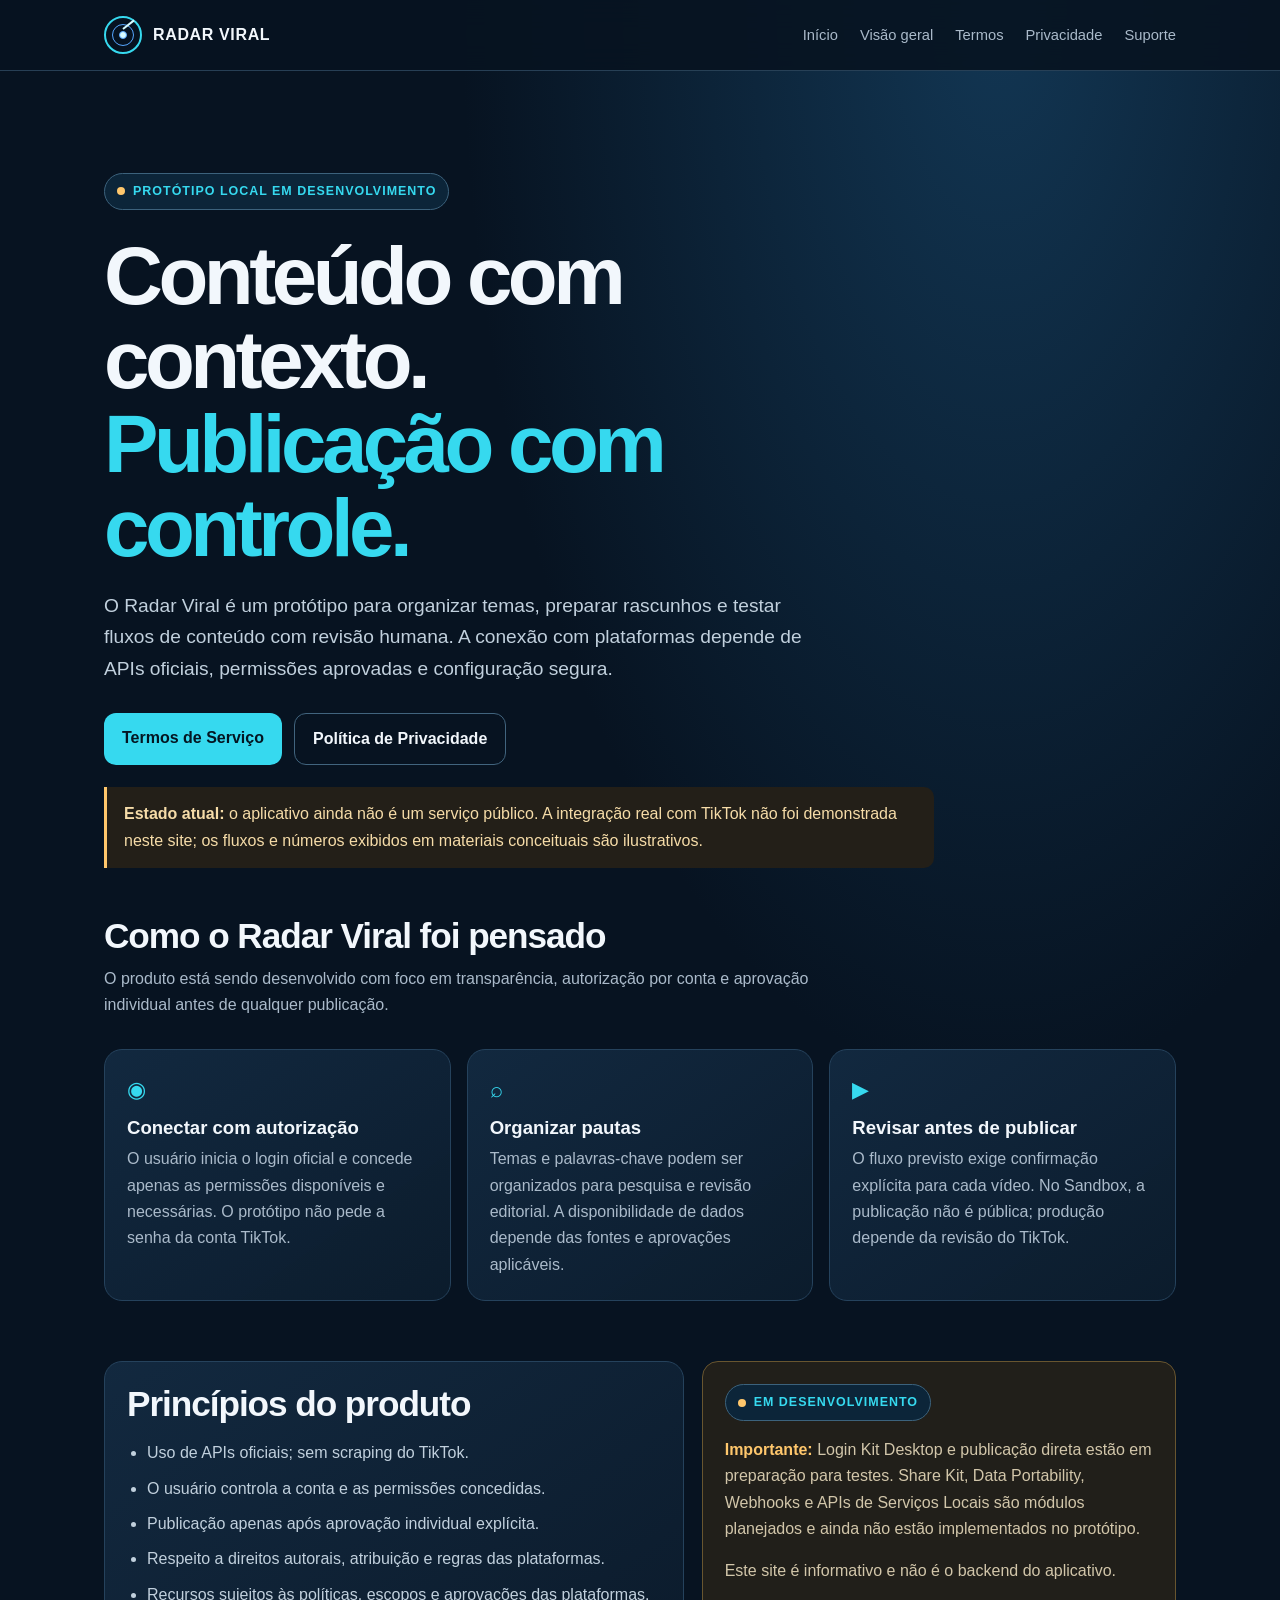
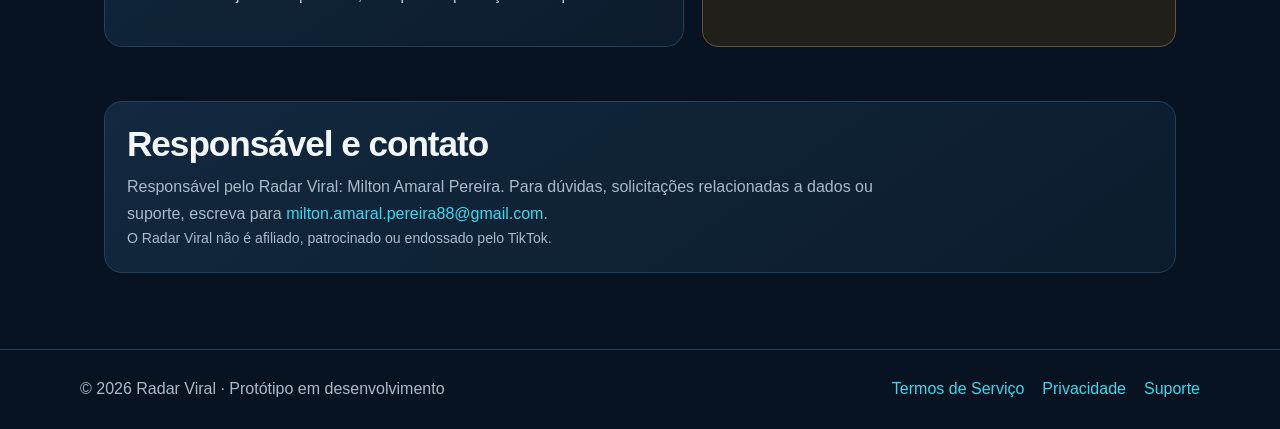
<file: index.html>
<!doctype html>
<html lang="pt-BR">
<head>
<meta charset="utf-8">
<meta name="viewport" content="width=device-width, initial-scale=1">
<meta name="description" content="Informações oficiais sobre o Radar Viral, um protótipo local para pesquisa editorial e organização de conteúdo.">
<title>Radar Viral — informação oficial</title>
<link rel="stylesheet" href="./style.css">
</head>
<body>
<header><nav class="nav" aria-label="Navegação principal">
<a class="brand" href="./index.html"><span class="mark" aria-hidden="true"><i></i></span><span>RADAR VIRAL</span></a>
<div class="navlinks"><a href="./index.html">Início</a><a href="#funcionalidades">Visão geral</a><a href="./terms.html">Termos</a><a href="./privacy.html">Privacidade</a><a href="./support.html">Suporte</a></div>
</nav></header>
<main>
<section class="hero">
<span class="eyebrow"><span class="dot"></span> Protótipo local em desenvolvimento</span>
<h1>Conteúdo com contexto.<br><span>Publicação com controle.</span></h1>
<p class="lead">O Radar Viral é um protótipo para organizar temas, preparar rascunhos e testar fluxos de conteúdo com revisão humana. A conexão com plataformas depende de APIs oficiais, permissões aprovadas e configuração segura.</p>
<div class="actions"><a class="button" href="./terms.html">Termos de Serviço</a><a class="button secondary" href="./privacy.html">Política de Privacidade</a></div>
<p class="notice"><strong>Estado atual:</strong> o aplicativo ainda não é um serviço público. A integração real com TikTok não foi demonstrada neste site; os fluxos e números exibidos em materiais conceituais são ilustrativos.</p>
</section>
<section id="funcionalidades">
<h2 class="section-title">Como o Radar Viral foi pensado</h2>
<p class="section-lead">O produto está sendo desenvolvido com foco em transparência, autorização por conta e aprovação individual antes de qualquer publicação.</p>
<div class="grid">
<article class="card"><span class="icon">◉</span><h3>Conectar com autorização</h3><p>O usuário inicia o login oficial e concede apenas as permissões disponíveis e necessárias. O protótipo não pede a senha da conta TikTok.</p></article>
<article class="card"><span class="icon">⌕</span><h3>Organizar pautas</h3><p>Temas e palavras-chave podem ser organizados para pesquisa e revisão editorial. A disponibilidade de dados depende das fontes e aprovações aplicáveis.</p></article>
<article class="card"><span class="icon">▶</span><h3>Revisar antes de publicar</h3><p>O fluxo previsto exige confirmação explícita para cada vídeo. No Sandbox, a publicação não é pública; produção depende da revisão do TikTok.</p></article>
</div>
</section>
<section class="two">
<div class="card">
<h2 class="section-title">Princípios do produto</h2>
<ul class="list"><li>Uso de APIs oficiais; sem scraping do TikTok.</li><li>O usuário controla a conta e as permissões concedidas.</li><li>Publicação apenas após aprovação individual explícita.</li><li>Respeito a direitos autorais, atribuição e regras das plataformas.</li><li>Recursos sujeitos às políticas, escopos e aprovações das plataformas.</li></ul>
</div>
<aside class="status"><span class="pill"><span class="dot"></span> Em desenvolvimento</span><p><strong>Importante:</strong> Login Kit Desktop e publicação direta estão em preparação para testes. Share Kit, Data Portability, Webhooks e APIs de Serviços Locais são módulos planejados e ainda não estão implementados no protótipo.</p><p>Este site é informativo e não é o backend do aplicativo.</p></aside>
</section>
<section class="card">
<h2 class="section-title">Responsável e contato</h2>
<p class="section-lead">Responsável pelo Radar Viral: Milton Amaral Pereira. Para dúvidas, solicitações relacionadas a dados ou suporte, escreva para <a href="mailto:milton.amaral.pereira88@gmail.com">milton.amaral.pereira88@gmail.com</a>.</p>
<p class="small">O Radar Viral não é afiliado, patrocinado ou endossado pelo TikTok.</p>
</section>
</main>
<footer><div class="foot"><span>© 2026 Radar Viral · Protótipo em desenvolvimento</span><div class="footlinks"><a href="./terms.html">Termos de Serviço</a><a href="./privacy.html">Privacidade</a><a href="./support.html">Suporte</a></div></div></footer>
</body>
</html>
</file>
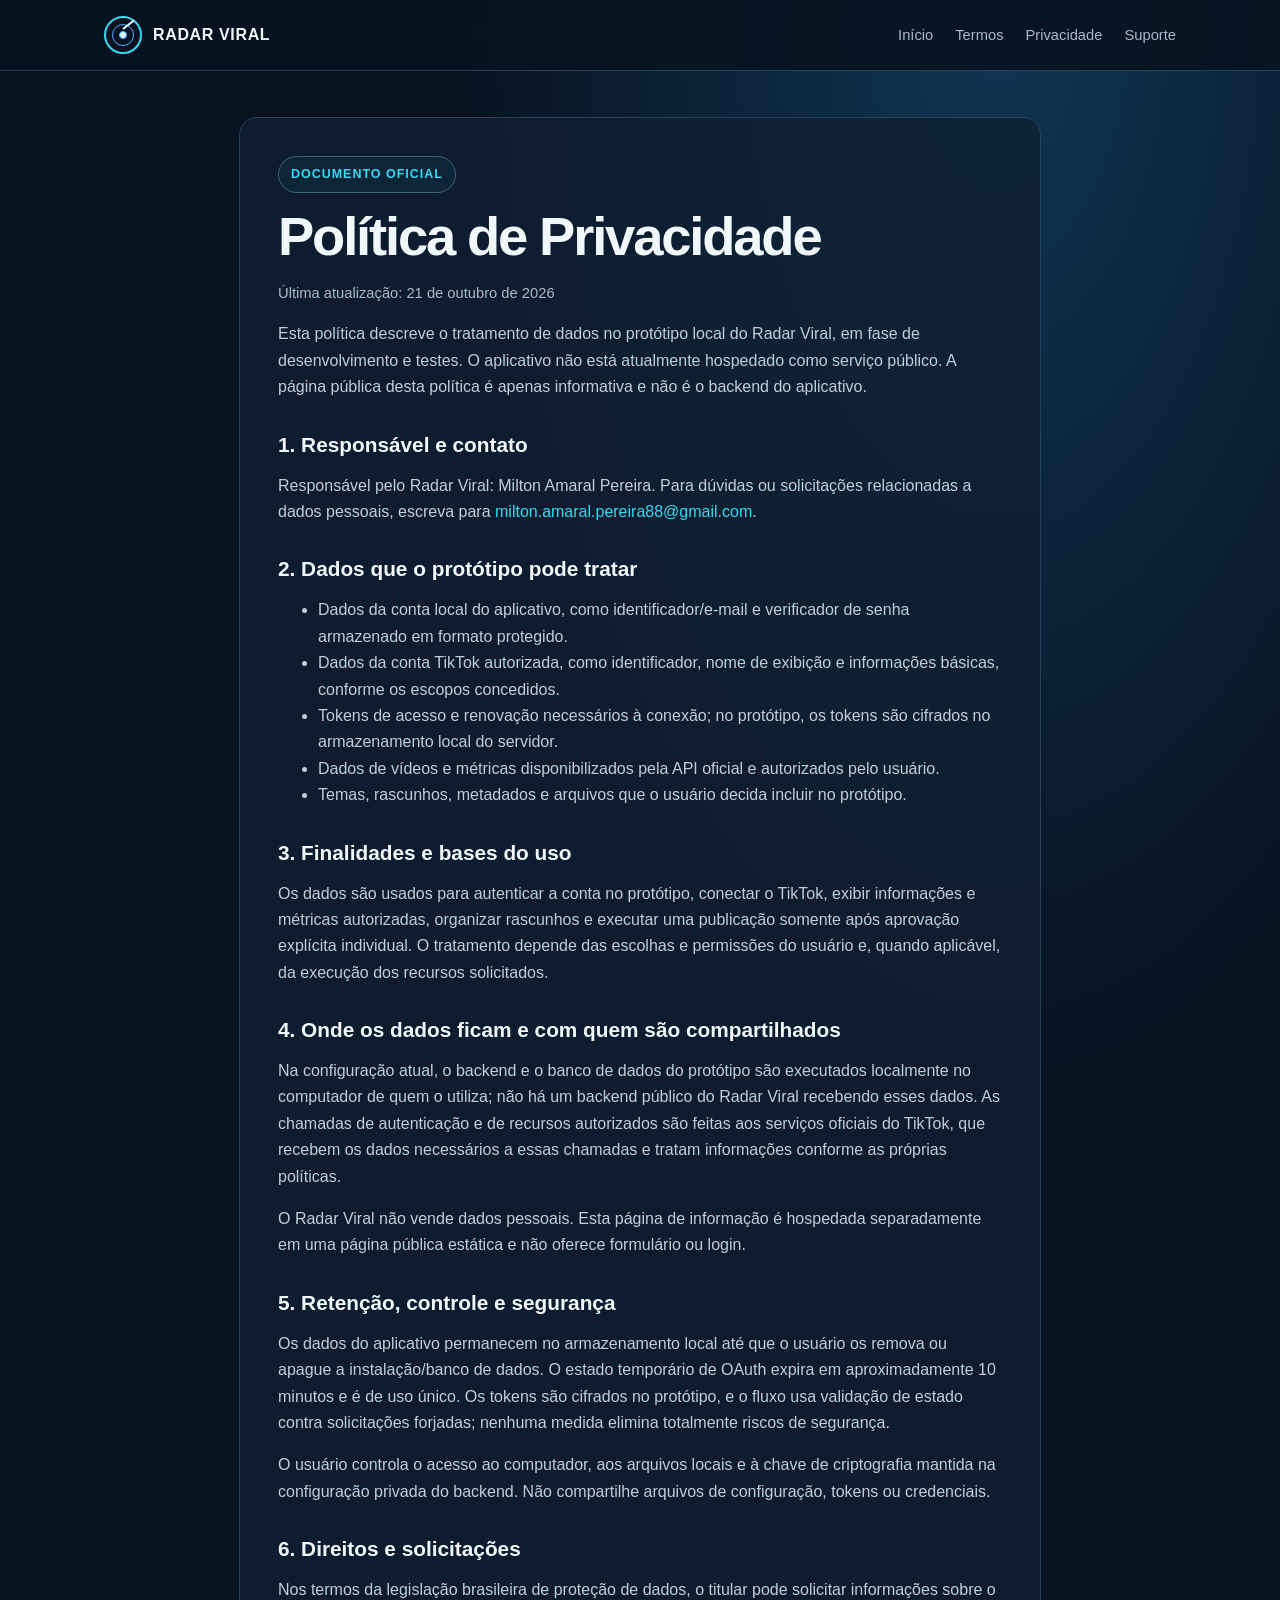
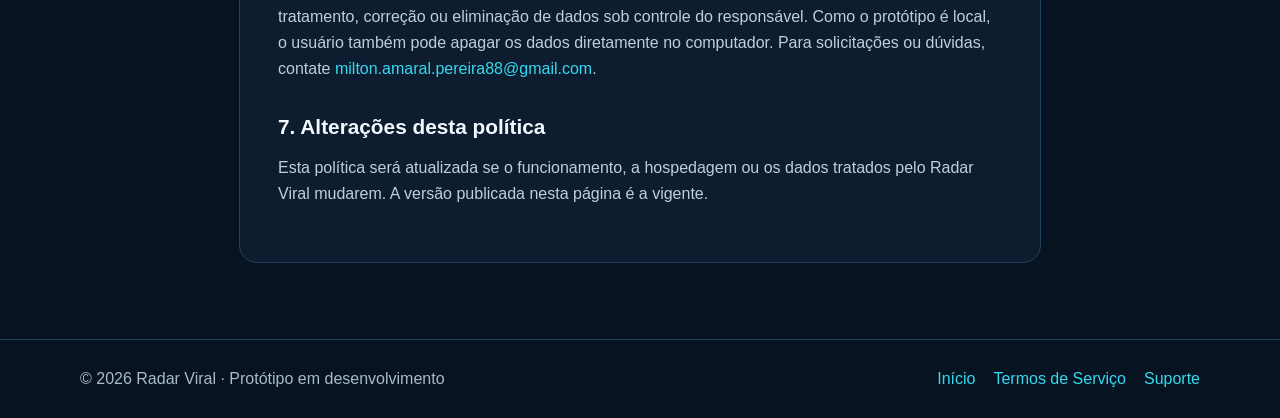
<file: privacy.html>
<!doctype html>
<html lang="pt-BR">
<head>
<meta charset="utf-8"><meta name="viewport" content="width=device-width, initial-scale=1">
<meta name="description" content="Política de Privacidade do protótipo Radar Viral.">
<title>Política de Privacidade — Radar Viral</title><link rel="stylesheet" href="./style.css">
</head>
<body>
<header><nav class="nav" aria-label="Navegação principal"><a class="brand" href="./index.html"><span class="mark" aria-hidden="true"><i></i></span><span>RADAR VIRAL</span></a><div class="navlinks"><a href="./index.html">Início</a><a href="./terms.html">Termos</a><a href="./privacy.html">Privacidade</a><a href="./support.html">Suporte</a></div></nav></header>
<main class="legal"><div class="legalbox">
<span class="eyebrow">Documento oficial</span><h1>Política de Privacidade</h1><p class="updated">Última atualização: 21 de outubro de 2026</p>
<p>Esta política descreve o tratamento de dados no protótipo local do Radar Viral, em fase de desenvolvimento e testes. O aplicativo não está atualmente hospedado como serviço público. A página pública desta política é apenas informativa e não é o backend do aplicativo.</p>
<h2>1. Responsável e contato</h2><p>Responsável pelo Radar Viral: Milton Amaral Pereira. Para dúvidas ou solicitações relacionadas a dados pessoais, escreva para <a href="mailto:milton.amaral.pereira88@gmail.com">milton.amaral.pereira88@gmail.com</a>.</p>
<h2>2. Dados que o protótipo pode tratar</h2><ul><li>Dados da conta local do aplicativo, como identificador/e-mail e verificador de senha armazenado em formato protegido.</li><li>Dados da conta TikTok autorizada, como identificador, nome de exibição e informações básicas, conforme os escopos concedidos.</li><li>Tokens de acesso e renovação necessários à conexão; no protótipo, os tokens são cifrados no armazenamento local do servidor.</li><li>Dados de vídeos e métricas disponibilizados pela API oficial e autorizados pelo usuário.</li><li>Temas, rascunhos, metadados e arquivos que o usuário decida incluir no protótipo.</li></ul>
<h2>3. Finalidades e bases do uso</h2><p>Os dados são usados para autenticar a conta no protótipo, conectar o TikTok, exibir informações e métricas autorizadas, organizar rascunhos e executar uma publicação somente após aprovação explícita individual. O tratamento depende das escolhas e permissões do usuário e, quando aplicável, da execução dos recursos solicitados.</p>
<h2>4. Onde os dados ficam e com quem são compartilhados</h2><p>Na configuração atual, o backend e o banco de dados do protótipo são executados localmente no computador de quem o utiliza; não há um backend público do Radar Viral recebendo esses dados. As chamadas de autenticação e de recursos autorizados são feitas aos serviços oficiais do TikTok, que recebem os dados necessários a essas chamadas e tratam informações conforme as próprias políticas.</p><p>O Radar Viral não vende dados pessoais. Esta página de informação é hospedada separadamente em uma página pública estática e não oferece formulário ou login.</p>
<h2>5. Retenção, controle e segurança</h2><p>Os dados do aplicativo permanecem no armazenamento local até que o usuário os remova ou apague a instalação/banco de dados. O estado temporário de OAuth expira em aproximadamente 10 minutos e é de uso único. Os tokens são cifrados no protótipo, e o fluxo usa validação de estado contra solicitações forjadas; nenhuma medida elimina totalmente riscos de segurança.</p><p>O usuário controla o acesso ao computador, aos arquivos locais e à chave de criptografia mantida na configuração privada do backend. Não compartilhe arquivos de configuração, tokens ou credenciais.</p>
<h2>6. Direitos e solicitações</h2><p>Nos termos da legislação brasileira de proteção de dados, o titular pode solicitar informações sobre o tratamento, correção ou eliminação de dados sob controle do responsável. Como o protótipo é local, o usuário também pode apagar os dados diretamente no computador. Para solicitações ou dúvidas, contate <a href="mailto:milton.amaral.pereira88@gmail.com">milton.amaral.pereira88@gmail.com</a>.</p>
<h2>7. Alterações desta política</h2><p>Esta política será atualizada se o funcionamento, a hospedagem ou os dados tratados pelo Radar Viral mudarem. A versão publicada nesta página é a vigente.</p>
</div></main>
<footer><div class="foot"><span>© 2026 Radar Viral · Protótipo em desenvolvimento</span><div class="footlinks"><a href="./index.html">Início</a><a href="./terms.html">Termos de Serviço</a><a href="./support.html">Suporte</a></div></div></footer>
</body></html>
</file>
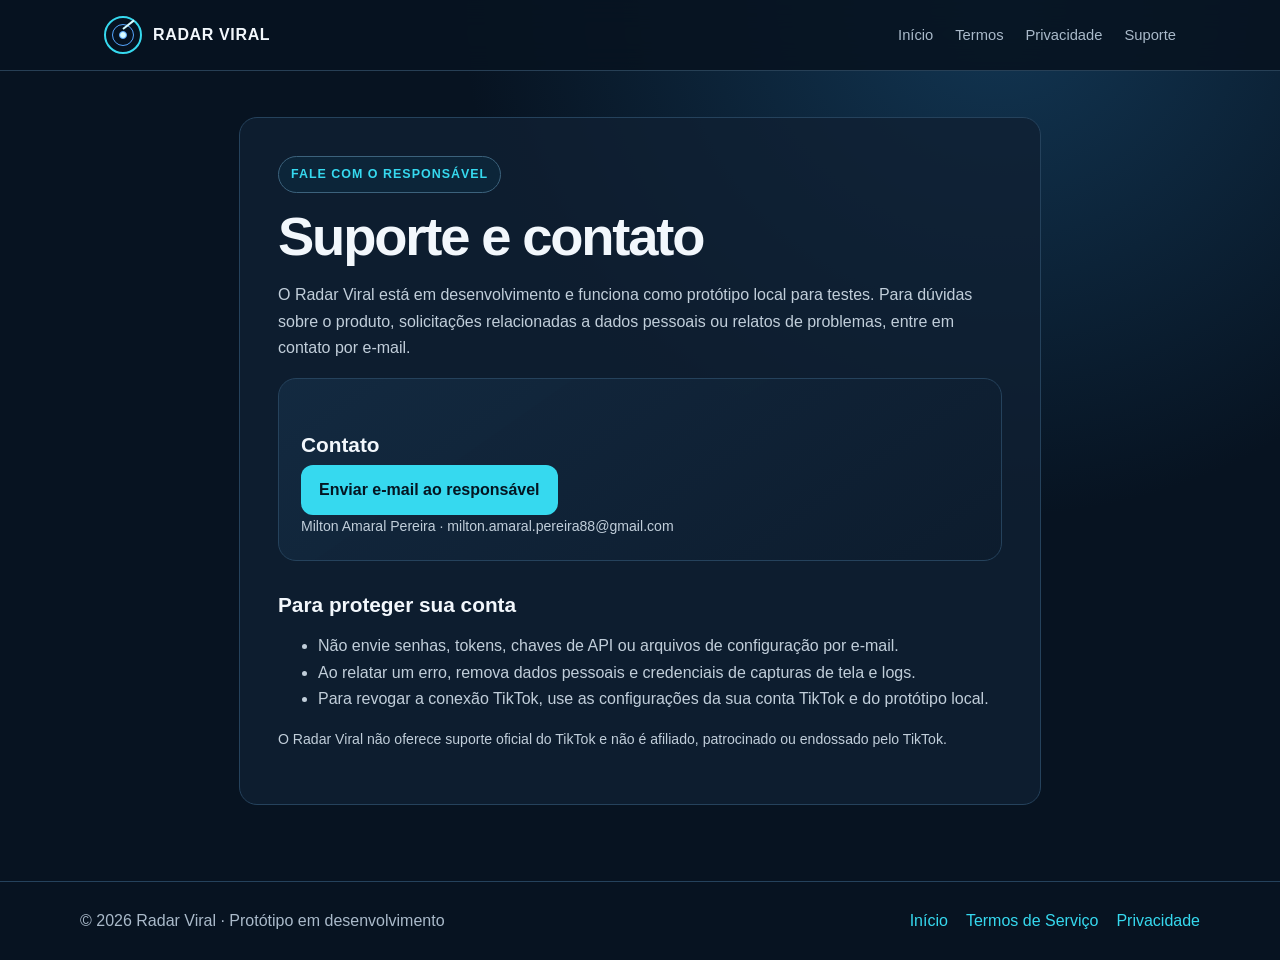
<file: support.html>
<!doctype html>
<html lang="pt-BR">
<head>
<meta charset="utf-8"><meta name="viewport" content="width=device-width, initial-scale=1">
<meta name="description" content="Suporte e contato do Radar Viral.">
<title>Suporte — Radar Viral</title><link rel="stylesheet" href="./style.css">
</head>
<body>
<header><nav class="nav" aria-label="Navegação principal"><a class="brand" href="./index.html"><span class="mark" aria-hidden="true"><i></i></span><span>RADAR VIRAL</span></a><div class="navlinks"><a href="./index.html">Início</a><a href="./terms.html">Termos</a><a href="./privacy.html">Privacidade</a><a href="./support.html">Suporte</a></div></nav></header>
<main class="legal"><div class="legalbox">
<span class="eyebrow">Fale com o responsável</span><h1>Suporte e contato</h1>
<p>O Radar Viral está em desenvolvimento e funciona como protótipo local para testes. Para dúvidas sobre o produto, solicitações relacionadas a dados pessoais ou relatos de problemas, entre em contato por e-mail.</p>
<div class="card"><h2>Contato</h2><p><a class="button" href="mailto:milton.amaral.pereira88@gmail.com?subject=Suporte%20Radar%20Viral">Enviar e-mail ao responsável</a></p><p class="small">Milton Amaral Pereira · milton.amaral.pereira88@gmail.com</p></div>
<h2>Para proteger sua conta</h2><ul><li>Não envie senhas, tokens, chaves de API ou arquivos de configuração por e-mail.</li><li>Ao relatar um erro, remova dados pessoais e credenciais de capturas de tela e logs.</li><li>Para revogar a conexão TikTok, use as configurações da sua conta TikTok e do protótipo local.</li></ul>
<p class="small">O Radar Viral não oferece suporte oficial do TikTok e não é afiliado, patrocinado ou endossado pelo TikTok.</p>
</div></main>
<footer><div class="foot"><span>© 2026 Radar Viral · Protótipo em desenvolvimento</span><div class="footlinks"><a href="./index.html">Início</a><a href="./terms.html">Termos de Serviço</a><a href="./privacy.html">Privacidade</a></div></div></footer>
</body></html>
</file>
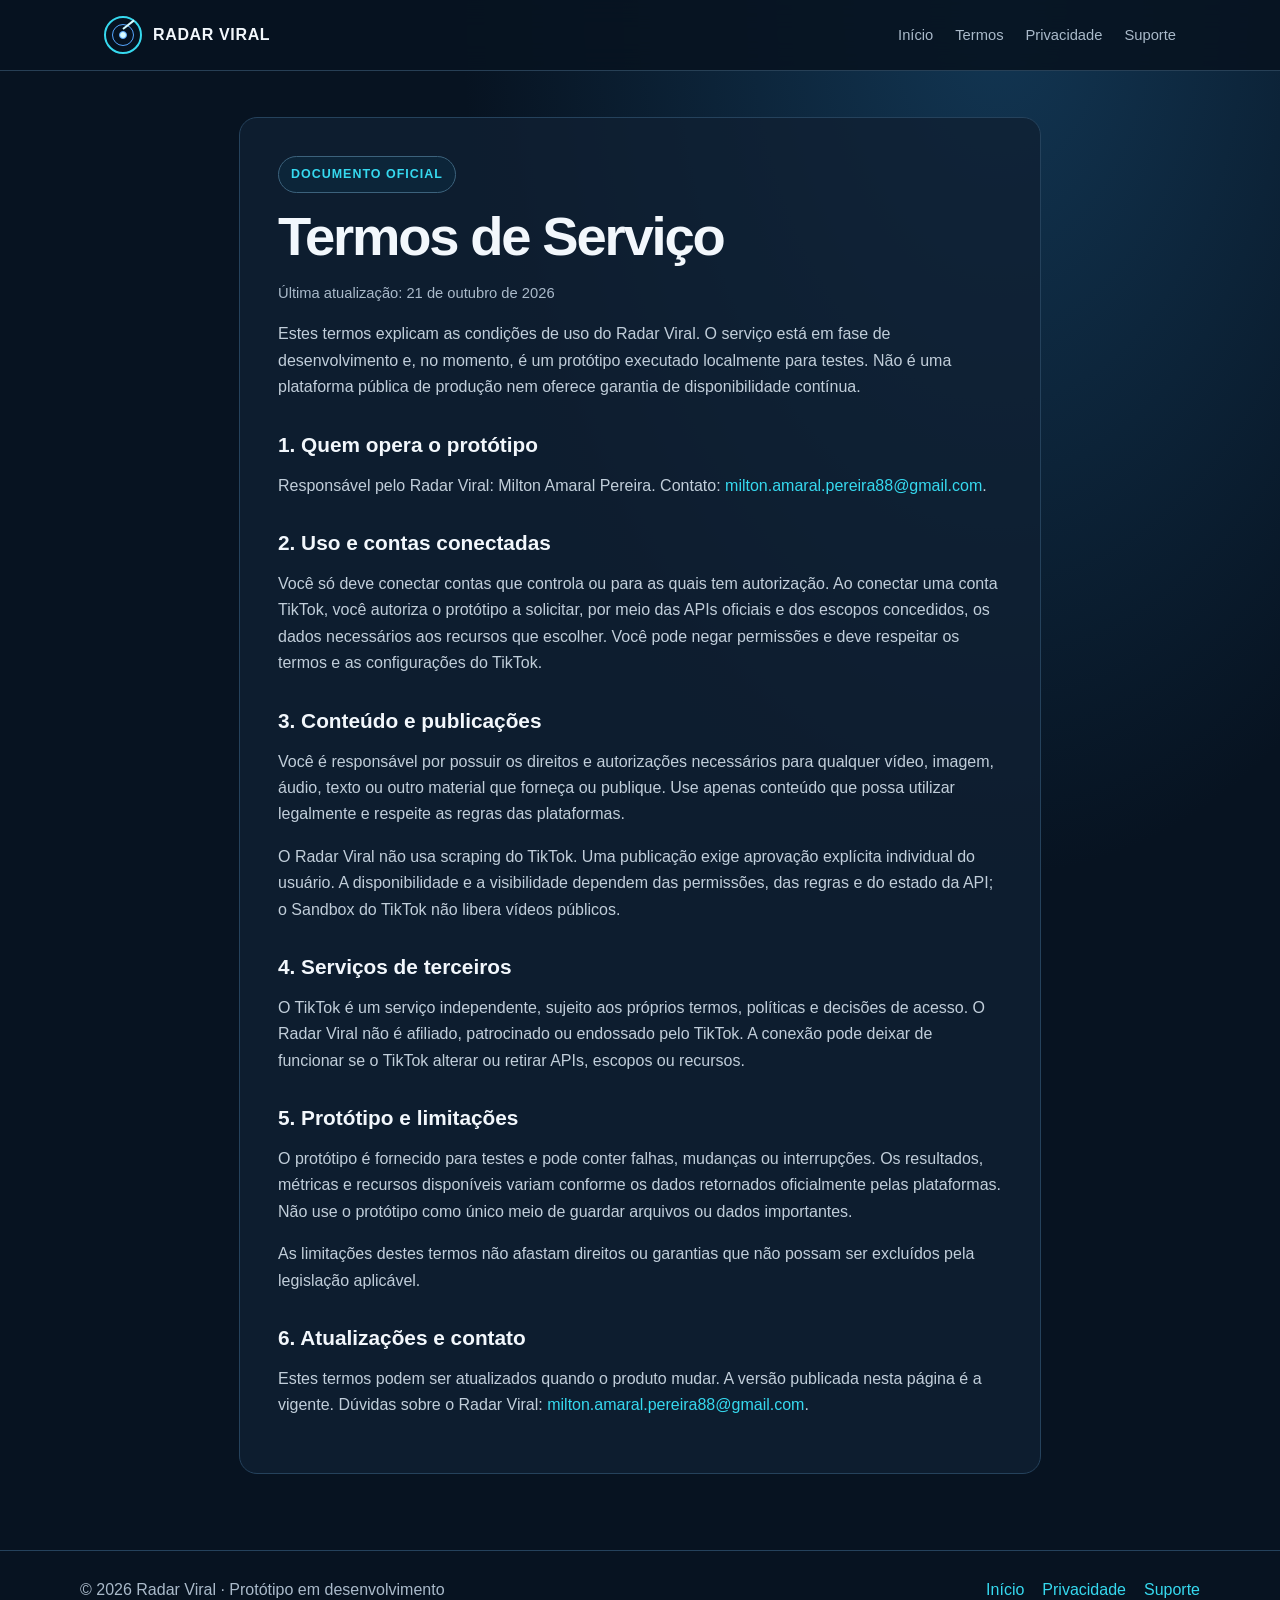
<file: terms.html>
<!doctype html>
<html lang="pt-BR">
<head>
<meta charset="utf-8"><meta name="viewport" content="width=device-width, initial-scale=1">
<meta name="description" content="Termos de Serviço do protótipo Radar Viral.">
<title>Termos de Serviço — Radar Viral</title><link rel="stylesheet" href="./style.css">
</head>
<body>
<header><nav class="nav" aria-label="Navegação principal"><a class="brand" href="./index.html"><span class="mark" aria-hidden="true"><i></i></span><span>RADAR VIRAL</span></a><div class="navlinks"><a href="./index.html">Início</a><a href="./terms.html">Termos</a><a href="./privacy.html">Privacidade</a><a href="./support.html">Suporte</a></div></nav></header>
<main class="legal"><div class="legalbox">
<span class="eyebrow">Documento oficial</span><h1>Termos de Serviço</h1><p class="updated">Última atualização: 21 de outubro de 2026</p>
<p>Estes termos explicam as condições de uso do Radar Viral. O serviço está em fase de desenvolvimento e, no momento, é um protótipo executado localmente para testes. Não é uma plataforma pública de produção nem oferece garantia de disponibilidade contínua.</p>
<h2>1. Quem opera o protótipo</h2><p>Responsável pelo Radar Viral: Milton Amaral Pereira. Contato: <a href="mailto:milton.amaral.pereira88@gmail.com">milton.amaral.pereira88@gmail.com</a>.</p>
<h2>2. Uso e contas conectadas</h2><p>Você só deve conectar contas que controla ou para as quais tem autorização. Ao conectar uma conta TikTok, você autoriza o protótipo a solicitar, por meio das APIs oficiais e dos escopos concedidos, os dados necessários aos recursos que escolher. Você pode negar permissões e deve respeitar os termos e as configurações do TikTok.</p>
<h2>3. Conteúdo e publicações</h2><p>Você é responsável por possuir os direitos e autorizações necessários para qualquer vídeo, imagem, áudio, texto ou outro material que forneça ou publique. Use apenas conteúdo que possa utilizar legalmente e respeite as regras das plataformas.</p><p>O Radar Viral não usa scraping do TikTok. Uma publicação exige aprovação explícita individual do usuário. A disponibilidade e a visibilidade dependem das permissões, das regras e do estado da API; o Sandbox do TikTok não libera vídeos públicos.</p>
<h2>4. Serviços de terceiros</h2><p>O TikTok é um serviço independente, sujeito aos próprios termos, políticas e decisões de acesso. O Radar Viral não é afiliado, patrocinado ou endossado pelo TikTok. A conexão pode deixar de funcionar se o TikTok alterar ou retirar APIs, escopos ou recursos.</p>
<h2>5. Protótipo e limitações</h2><p>O protótipo é fornecido para testes e pode conter falhas, mudanças ou interrupções. Os resultados, métricas e recursos disponíveis variam conforme os dados retornados oficialmente pelas plataformas. Não use o protótipo como único meio de guardar arquivos ou dados importantes.</p><p>As limitações destes termos não afastam direitos ou garantias que não possam ser excluídos pela legislação aplicável.</p>
<h2>6. Atualizações e contato</h2><p>Estes termos podem ser atualizados quando o produto mudar. A versão publicada nesta página é a vigente. Dúvidas sobre o Radar Viral: <a href="mailto:milton.amaral.pereira88@gmail.com">milton.amaral.pereira88@gmail.com</a>.</p>
</div></main>
<footer><div class="foot"><span>© 2026 Radar Viral · Protótipo em desenvolvimento</span><div class="footlinks"><a href="./index.html">Início</a><a href="./privacy.html">Privacidade</a><a href="./support.html">Suporte</a></div></div></footer>
</body></html>
</file>
<file: style.css>
:root{color-scheme:dark;--bg:#071321;--panel:#0f2033;--panel2:#132a41;--line:#25425c;--ink:#f2f7fc;--muted:#aabaca;--cyan:#36d9ef;--blue:#56a6ff;--gold:#ffc76c;--green:#5ee0a9;--max:1120px}
*{box-sizing:border-box}html{scroll-behavior:smooth}body{margin:0;background:radial-gradient(ellipse at 78% 0%,#123653 0,transparent 38%),var(--bg);color:var(--ink);font-family:'DM Sans',Arial,sans-serif;line-height:1.65}a{color:var(--cyan);text-decoration:none}a:hover{text-decoration:underline}header{position:sticky;top:0;z-index:3;background:rgba(7,19,33,.9);backdrop-filter:blur(14px);border-bottom:1px solid rgba(53,83,108,.7)}.nav{max-width:var(--max);margin:auto;padding:16px 24px;display:flex;align-items:center;justify-content:space-between;gap:24px}.brand{display:flex;align-items:center;gap:11px;color:var(--ink);font-family:'Space Grotesk',sans-serif;font-weight:700;letter-spacing:.04em}.mark{width:38px;height:38px;border:2px solid var(--cyan);border-radius:50%;position:relative;display:inline-block;background:radial-gradient(circle,#d9fbff 0 3px,transparent 4px)}.mark:before,.mark:after{content:'';position:absolute;border:1px solid var(--blue);border-radius:50%;inset:6px}.mark:after{inset:13px}.mark i{position:absolute;width:14px;height:2px;background:#d9fbff;left:17px;top:10px;transform:rotate(-38deg);transform-origin:left center}.navlinks{display:flex;gap:22px;flex-wrap:wrap}.navlinks a{font-size:.92rem;color:var(--muted)}.navlinks a:hover{color:var(--cyan)}main{max-width:var(--max);margin:auto;padding:46px 24px 76px}.hero{padding:56px 0 48px;max-width:870px}.eyebrow,.pill{display:inline-flex;align-items:center;gap:8px;border:1px solid #3c627c;border-radius:999px;padding:7px 12px;color:var(--cyan);background:#0c2539;font-size:.78rem;font-weight:700;letter-spacing:.08em;text-transform:uppercase}.dot{width:8px;height:8px;border-radius:50%;background:var(--gold);display:inline-block}.hero h1{font:700 clamp(2.6rem,7vw,5.1rem)/1.03 'Space Grotesk',sans-serif;letter-spacing:-.055em;margin:24px 0 20px;max-width:820px}.hero h1 span{color:var(--cyan)}.lead{font-size:1.2rem;color:#c1d0dd;max-width:710px}.actions{display:flex;gap:12px;flex-wrap:wrap;margin-top:28px}.button{display:inline-block;border-radius:12px;padding:12px 18px;font-weight:700;background:var(--cyan);color:#041622}.button.secondary{background:transparent;border:1px solid #41647e;color:var(--ink)}.notice{margin:22px 0 0;padding:14px 17px;border-left:3px solid var(--gold);background:#231f18;color:#f6dca8;border-radius:0 10px 10px 0;max-width:830px}.grid{display:grid;grid-template-columns:repeat(3,minmax(0,1fr));gap:16px;margin:30px 0 60px}.card{border:1px solid var(--line);background:linear-gradient(145deg,rgba(19,42,65,.94),rgba(12,28,45,.96));border-radius:18px;padding:22px}.card .icon{font-size:1.35rem;color:var(--cyan)}.card h3{font:600 1.16rem 'Space Grotesk',sans-serif;margin:10px 0 7px}.card p{color:var(--muted);margin:0}.section-title{font:600 clamp(1.6rem,3vw,2.2rem) 'Space Grotesk',sans-serif;letter-spacing:-.03em;margin:0 0 10px}.section-lead{color:var(--muted);max-width:760px;margin:0 0 18px}.two{display:grid;grid-template-columns:1.1fr .9fr;gap:18px;margin:26px 0 54px}.status{border:1px solid #68552f;background:#211f1a;border-radius:16px;padding:22px}.status strong{color:var(--gold)}.status p{color:#d2c6aa;margin-bottom:0}.list{padding-left:20px;color:#c1d0dd}.list li{margin:9px 0}.legal{max-width:850px}.legal h1{font:700 clamp(2.1rem,5vw,3.4rem)/1.1 'Space Grotesk',sans-serif;letter-spacing:-.04em;margin:14px 0}.legal h2{font:600 1.3rem 'Space Grotesk',sans-serif;margin:32px 0 8px}.legal p,.legal li{color:#c1ceda}.legal .updated{color:var(--muted);font-size:.92rem}.legalbox{border:1px solid var(--line);background:rgba(15,32,51,.8);border-radius:18px;padding:clamp(20px,4vw,38px)}footer{border-top:1px solid var(--line);padding:26px 24px;color:var(--muted)}.foot{max-width:var(--max);margin:auto;display:flex;justify-content:space-between;gap:16px;flex-wrap:wrap}.footlinks{display:flex;gap:18px;flex-wrap:wrap}.small{font-size:.88rem;color:var(--muted)}
@media(max-width:800px){.grid{grid-template-columns:1fr}.two{grid-template-columns:1fr}.nav{align-items:flex-start;flex-direction:column;gap:12px}.navlinks{gap:14px}.hero{padding-top:36px}main{padding:26px 18px 56px}}
@media(prefers-reduced-motion:reduce){html{scroll-behavior:auto}}
</file>
